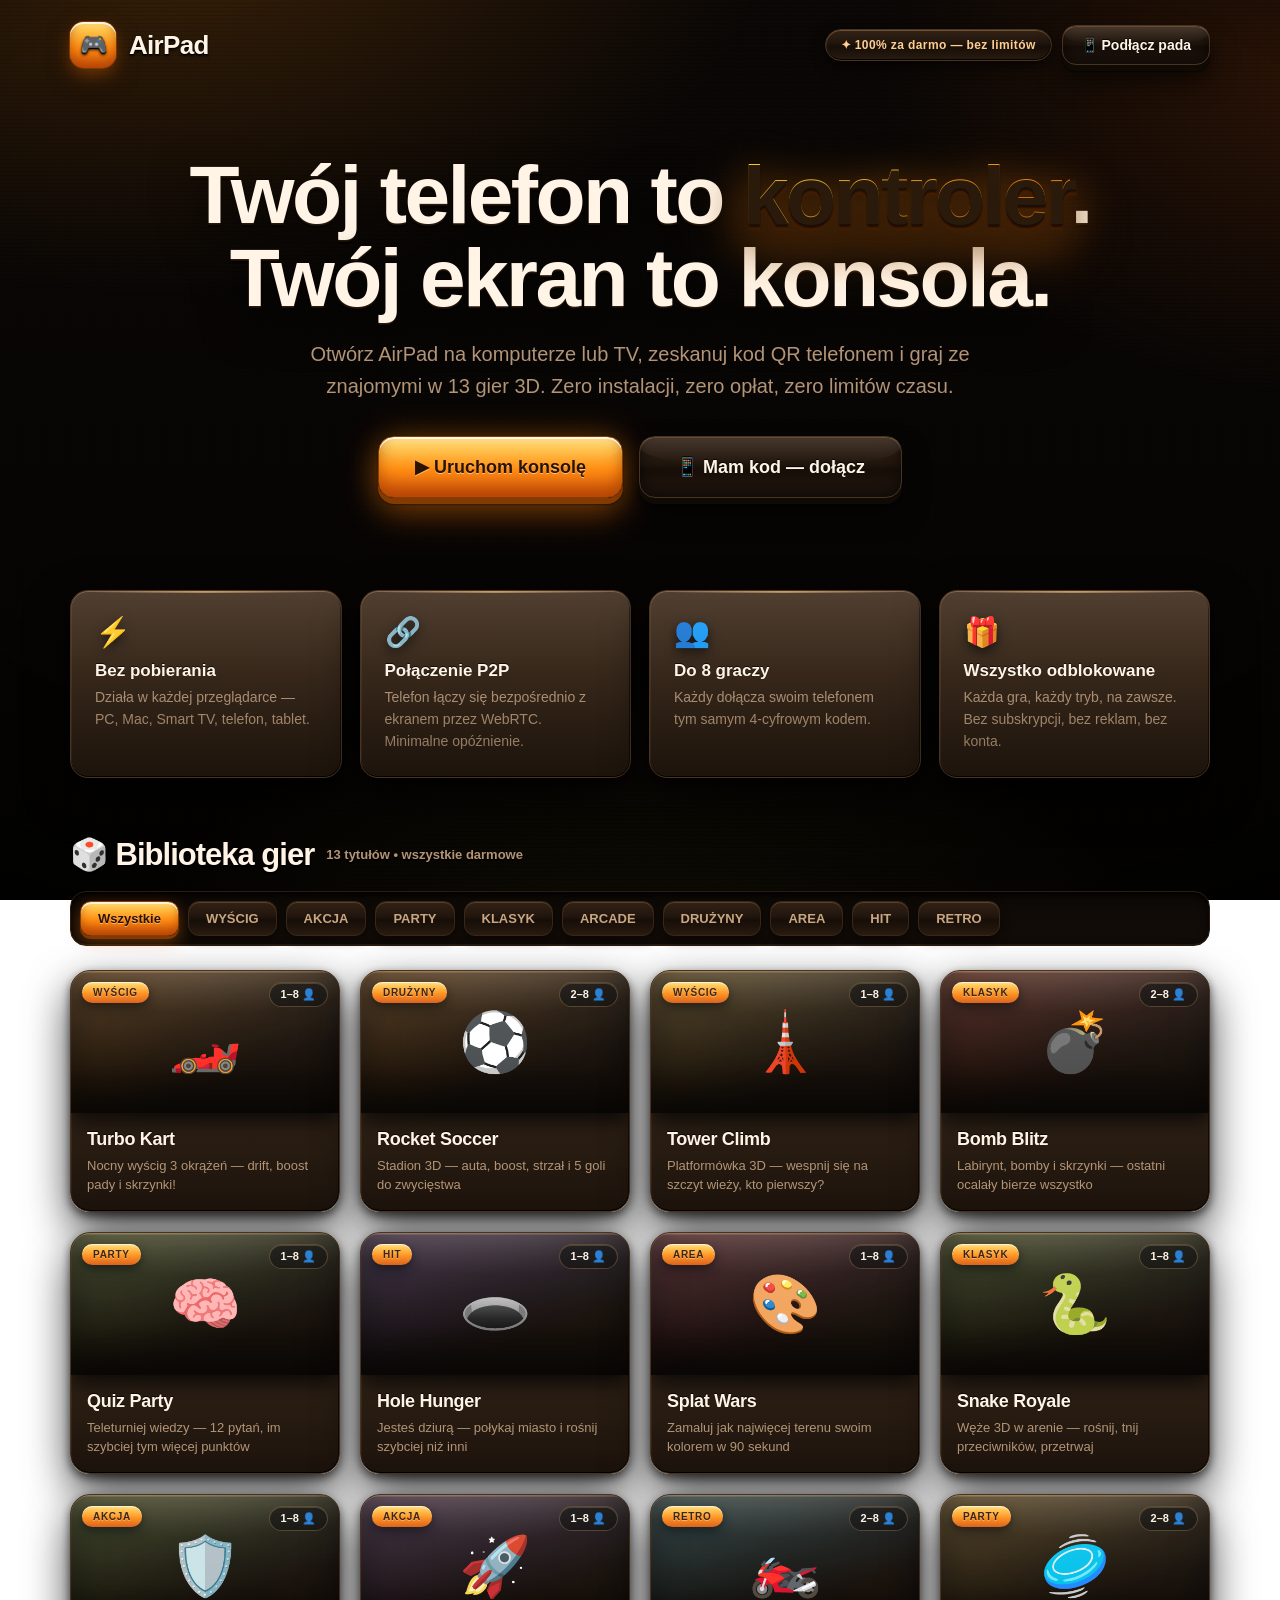
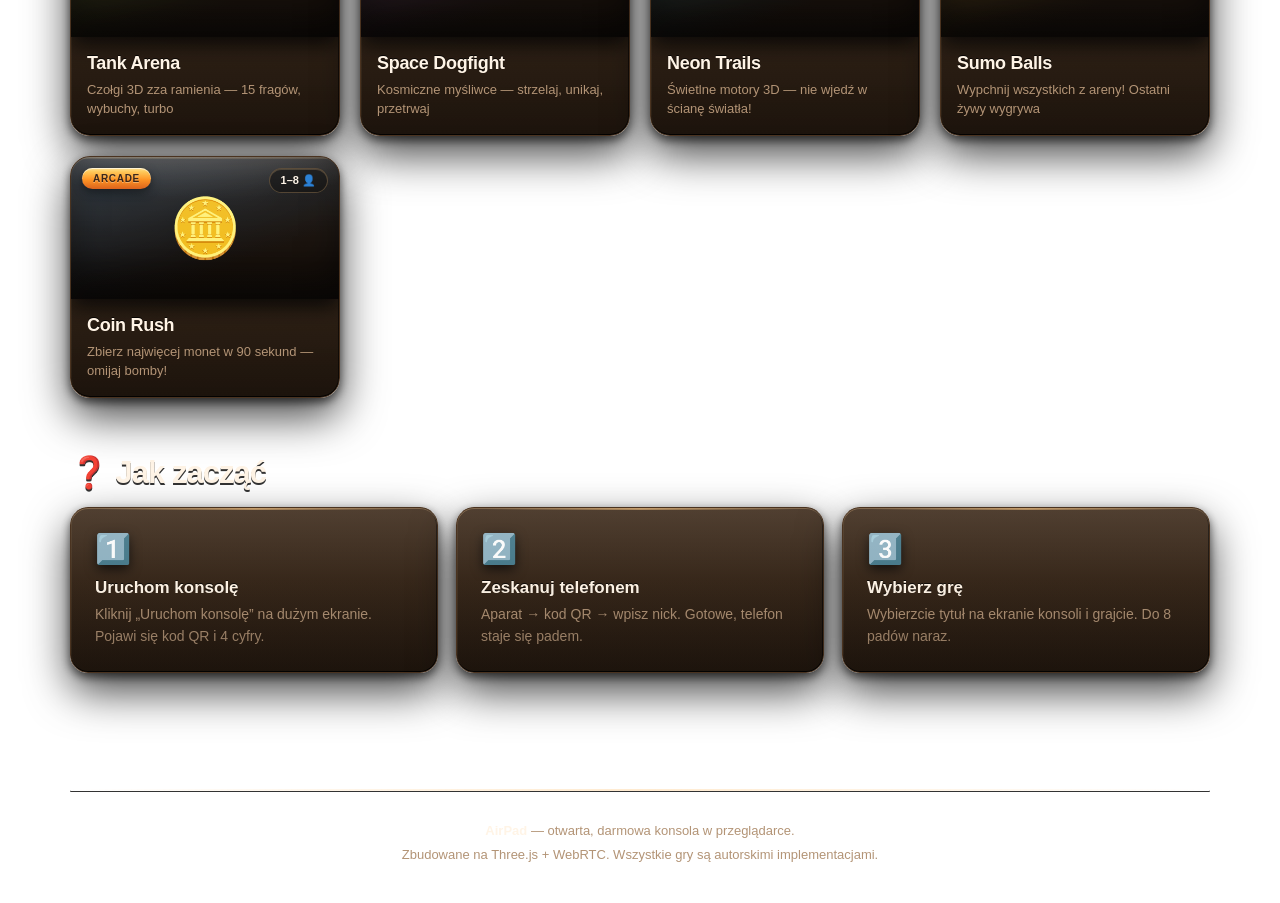
<file: index.html>
<!DOCTYPE html>
<html lang="pl">
<head>
<meta charset="utf-8">
<meta name="viewport" content="width=device-width,initial-scale=1">
<title>AirPad — konsola w przeglądarce, telefon jako pad</title>
<meta name="description" content="AirPad: darmowa konsola w przeglądarce. Telefon = kontroler. 13 gier 3D multiplayer, bez pobierania, bez limitów, bez opłat.">
<meta property="og:title" content="AirPad — konsola w przeglądarce">
<meta property="og:description" content="Telefon jako pad, duży ekran jako konsola. 13 gier 3D, do 8 graczy, całkowicie za darmo.">
<link rel="icon" href="data:image/svg+xml,<svg xmlns='http://www.w3.org/2000/svg' viewBox='0 0 100 100'><text y='.9em' font-size='90'>🎮</text></svg>">
<link rel="stylesheet" href="css/style.css?v=20260907">
</head>
<body>

<div id="landing">
  <div class="wrap">
    <div class="topbar">
      <div class="logo"><div class="dot">🎮</div> AirPad</div>
      <div style="display:flex;gap:10px;align-items:center;flex-wrap:wrap">
        <div class="badge">✦ 100% za darmo — bez limitów</div>
        <a class="btn" href="pad.html" style="padding:11px 18px;font-size:14px">📱 Podłącz pada</a>
      </div>
    </div>

    <div class="hero">
      <h1>Twój telefon to <span>kontroler</span>.<br>Twój ekran to konsola.</h1>
      <p>Otwórz AirPad na komputerze lub TV, zeskanuj kod QR telefonem i graj ze znajomymi w 13 gier 3D. Zero instalacji, zero opłat, zero limitów czasu.</p>
      <div class="cta">
        <button class="btn primary big" id="startBtn">▶ Uruchom konsolę</button>
        <a class="btn big" href="pad.html">📱 Mam kod — dołącz</a>
      </div>
    </div>

    <div class="feats">
      <div class="feat"><div class="ic">⚡</div><h3>Bez pobierania</h3><p>Działa w każdej przeglądarce — PC, Mac, Smart TV, telefon, tablet.</p></div>
      <div class="feat"><div class="ic">🔗</div><h3>Połączenie P2P</h3><p>Telefon łączy się bezpośrednio z ekranem przez WebRTC. Minimalne opóźnienie.</p></div>
      <div class="feat"><div class="ic">👥</div><h3>Do 8 graczy</h3><p>Każdy dołącza swoim telefonem tym samym 4-cyfrowym kodem.</p></div>
      <div class="feat"><div class="ic">🎁</div><h3>Wszystko odblokowane</h3><p>Każda gra, każdy tryb, na zawsze. Bez subskrypcji, bez reklam, bez konta.</p></div>
    </div>

    <h2 class="sec">🎲 Biblioteka gier <small id="gcount"></small></h2>
    <div class="tabs" id="tabs"></div>
    <div class="grid" id="gameGrid"></div>

    <h2 class="sec">❓ Jak zacząć</h2>
    <div class="feats" style="margin-top:16px">
      <div class="feat"><div class="ic">1️⃣</div><h3>Uruchom konsolę</h3><p>Kliknij „Uruchom konsolę” na dużym ekranie. Pojawi się kod QR i 4 cyfry.</p></div>
      <div class="feat"><div class="ic">2️⃣</div><h3>Zeskanuj telefonem</h3><p>Aparat → kod QR → wpisz nick. Gotowe, telefon staje się padem.</p></div>
      <div class="feat"><div class="ic">3️⃣</div><h3>Wybierz grę</h3><p>Wybierzcie tytuł na ekranie konsoli i grajcie. Do 8 padów naraz.</p></div>
    </div>

    <footer>
      <div class="hr"></div>
      <b style="color:var(--txt)">AirPad</b> — otwarta, darmowa konsola w przeglądarce.<br>
      Zbudowane na Three.js + WebRTC. Wszystkie gry są autorskimi implementacjami.
    </footer>
  </div>
</div>

<div id="stage"><canvas id="cv"></canvas></div>
<div id="ui"></div>

<script src="vendor/peerjs.min.js?v=20260907"></script>
<script src="vendor/qrcode.min.js?v=20260907"></script>
<script type="importmap">{"imports":{"three":"./vendor/three.module.js?v=20260907"}}</script>
<script type="module" src="js/main.js?v=20260907c"></script>
</body>
</html>
</file>
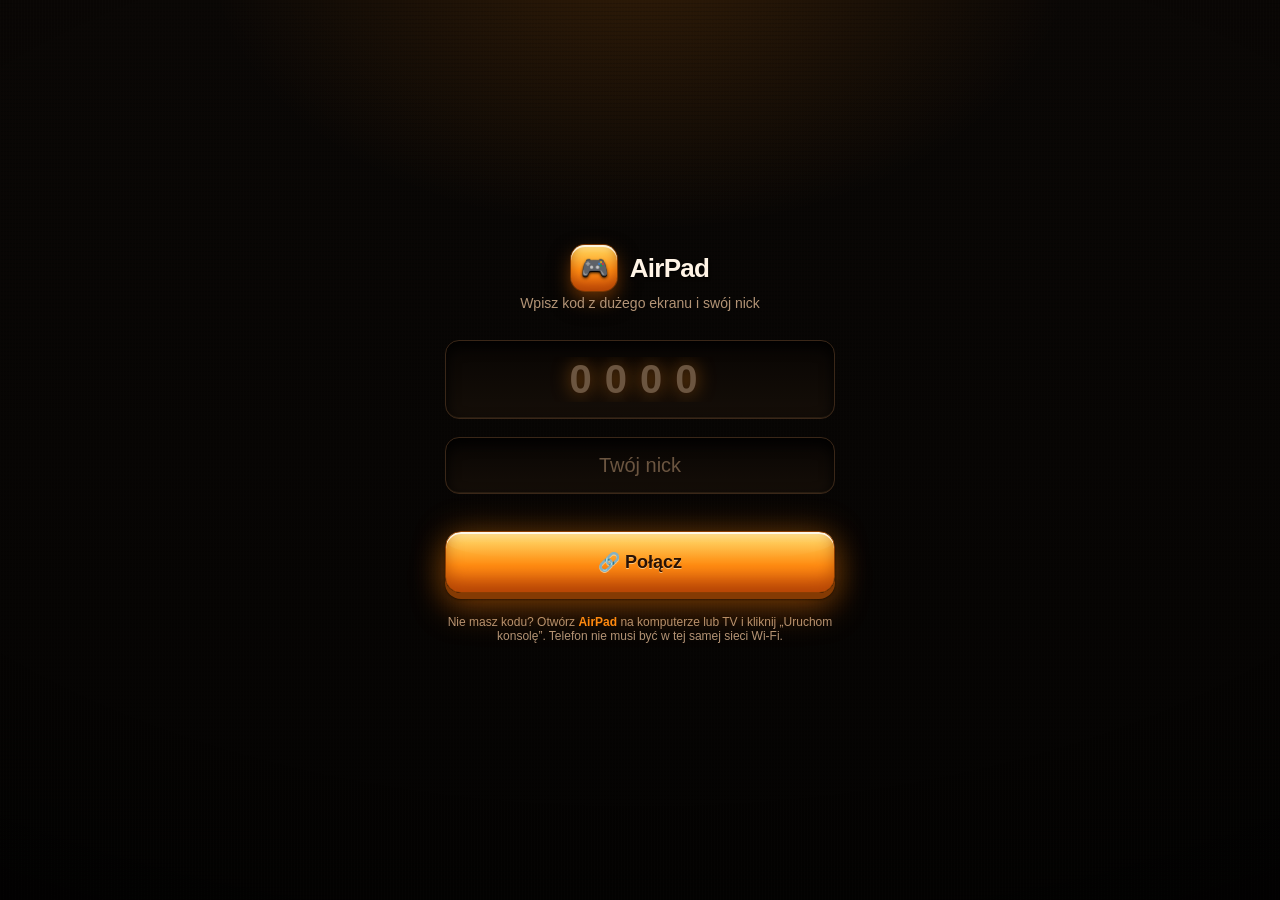
<file: pad.html>
<!DOCTYPE html>
<html lang="pl">
<head>
<meta charset="utf-8">
<meta name="viewport" content="width=device-width,initial-scale=1,maximum-scale=1,user-scalable=no,viewport-fit=cover">
<meta name="mobile-web-app-capable" content="yes">
<meta name="theme-color" content="#070b18">
<title>AirPad — Kontroler</title>
<link rel="icon" href="data:image/svg+xml,<svg xmlns='http://www.w3.org/2000/svg' viewBox='0 0 100 100'><text y='.9em' font-size='90'>🕹️</text></svg>">
<link rel="stylesheet" href="css/style.css?v=20260907">
</head>
<body class="pad">
<div id="app"></div>
<script src="vendor/peerjs.min.js?v=20260907b"></script>
<script type="module" src="js/pad.js?v=20260907c"></script>
</body>
</html>
</file>
<file: css/style.css>
/* ==========================================================================
   AirPad — SKEUOMORPHIC THEME v3
   Czerń + pomarańcz/żółć. Prawdziwy sprzęt: metal, szkło, faktura, fazowanie.
   ========================================================================== */
:root{
  /* czerń */
  --black:#050403;
  --black2:#0b0806;
  --steel-1:#3a2a1c;
  --steel-2:#241810;
  --steel-3:#150e08;
  --edge:#4a3320;
  --edge-2:#3a2718;
  --edge-lite:rgba(255,196,120,.22);
  --groove:rgba(0,0,0,.85);

  /* pomarańcz / żółć */
  --amber:#ff8c12;
  --amber-hi:#ffc44a;
  --amber-lo:#d9560a;
  --gold:#ffd93d;
  --ember:#ff6a00;

  --txt:#fff4e6;
  --dim:#b39476;
  --red:#ff4d33;
  --green:#8ddb45;

  /* gradienty */
  --amber-grad:linear-gradient(180deg,#ffe08a 0%,#ffc44a 18%,#ff8c12 55%,#d9560a 100%);
  --amber-grad-d:linear-gradient(180deg,#ffb43a 0%,#ff8c12 40%,#b84605 100%);
  --gold-sweep:linear-gradient(120deg,#ffd93d,#ff8c12 45%,#ffd93d 90%);
  --metal:linear-gradient(180deg,#332215 0%,#20150d 45%,#160e08 55%,#291b10 100%);
  --metal-lite:linear-gradient(180deg,#3d2a1a 0%,#261a10 100%);
  --glass:linear-gradient(180deg,rgba(255,255,255,.10),rgba(255,255,255,.02) 45%,rgba(0,0,0,.25));

  /* cienie / fazy */
  --bevel:inset 0 1px 0 rgba(255,205,140,.28), inset 0 -1px 0 rgba(0,0,0,.9),
          inset 1px 0 0 rgba(255,205,140,.07), inset -1px 0 0 rgba(0,0,0,.6);
  --carve:inset 0 3px 8px rgba(0,0,0,.9), inset 0 -1px 0 rgba(255,190,110,.12);
  --lift:0 18px 44px rgba(0,0,0,.75), 0 4px 10px rgba(0,0,0,.6);
  --glow:0 0 34px rgba(255,140,20,.30);
  --r:18px;
}
*{box-sizing:border-box;-webkit-tap-highlight-color:transparent}
html,body{margin:0;height:100%}

body{
  font-family:'Inter',-apple-system,BlinkMacSystemFont,'Segoe UI',Roboto,sans-serif;
  color:var(--txt);overflow-x:hidden;position:relative;
  background:
    radial-gradient(1000px 620px at 12% -10%, rgba(255,140,20,.20), transparent 62%),
    radial-gradient(820px 560px at 106% 8%, rgba(217,86,10,.17), transparent 58%),
    radial-gradient(900px 620px at 50% 118%, rgba(255,217,61,.07), transparent 62%),
    linear-gradient(180deg,#0a0705 0%,#070504 55%,#040302 100%);
  background-attachment:fixed;
}
/* faktura: mikro-szczotkowany metal + winieta */
body::before{
  content:'';position:fixed;inset:0;pointer-events:none;z-index:0;
  background-image:
    repeating-linear-gradient(90deg, rgba(255,255,255,.014) 0 1px, transparent 1px 3px),
    repeating-linear-gradient(0deg, rgba(0,0,0,.20) 0 1px, transparent 1px 4px);
  opacity:.65;
}
body::after{
  content:'';position:fixed;inset:0;pointer-events:none;z-index:0;
  background:radial-gradient(120% 90% at 50% 40%, transparent 55%, rgba(0,0,0,.75) 100%);
}
#landing,#ui,.padwrap,.center{position:relative;z-index:1}
a{color:var(--amber-hi);text-decoration:none}
.wrap{max-width:1180px;margin:0 auto;padding:0 20px}
::selection{background:var(--amber);color:#140a03}
::-webkit-scrollbar{width:13px}
::-webkit-scrollbar-track{background:#080604;box-shadow:inset 0 0 6px #000}
::-webkit-scrollbar-thumb{border-radius:99px;border:3px solid #080604;
  background:linear-gradient(180deg,#6b4517,#33200e);box-shadow:inset 0 1px 0 rgba(255,200,130,.3)}

/* ------------------------------ nagłówek ------------------------------ */
.topbar{display:flex;align-items:center;justify-content:space-between;padding:22px 0;gap:14px;flex-wrap:wrap}
.logo{display:flex;align-items:center;gap:13px;font-weight:900;font-size:26px;letter-spacing:-.7px;
  text-shadow:0 1px 0 #000, 0 2px 3px rgba(0,0,0,.9)}
.logo .dot{
  width:46px;height:46px;border-radius:14px;display:grid;place-items:center;font-size:22px;
  background:var(--amber-grad);
  box-shadow:
    inset 0 2px 0 rgba(255,255,255,.75), inset 0 -6px 12px rgba(150,55,0,.6),
    0 0 0 1px #7a3703, 0 8px 18px rgba(255,120,10,.4), 0 10px 22px rgba(0,0,0,.7);
}
.badge{
  font-size:12px;padding:8px 15px;border-radius:99px;font-weight:800;letter-spacing:.4px;color:#ffce8f;
  background:var(--metal);border:1px solid var(--edge);box-shadow:var(--bevel),0 5px 14px rgba(0,0,0,.6)
}

/* ------------------------------ hero ------------------------------ */
.hero{text-align:center;padding:64px 0 34px}
.hero h1{
  font-size:clamp(40px,7.4vw,82px);line-height:1.01;margin:0 0 18px;font-weight:900;letter-spacing:-2.6px;
  text-shadow:0 1px 0 #2a1a0c, 0 2px 0 #1a1008, 0 4px 2px rgba(0,0,0,.6), 0 18px 44px rgba(0,0,0,.85);
}
.hero h1 span{
  background:var(--gold-sweep);background-size:200% 100%;
  -webkit-background-clip:text;background-clip:text;color:transparent;
  filter:drop-shadow(0 3px 0 rgba(120,45,0,.55)) drop-shadow(0 8px 22px rgba(255,140,20,.45));
  animation:sweep 6s linear infinite;
}
@keyframes sweep{to{background-position:200% 0}}
.hero p{font-size:clamp(15px,2.1vw,20px);color:var(--dim);max-width:670px;margin:0 auto 34px;line-height:1.62}
.cta{display:flex;gap:16px;justify-content:center;flex-wrap:wrap}

/* --------------------------- przyciski (fizyczne) --------------------------- */
.btn{
  position:relative;border:0;cursor:pointer;font-family:inherit;font-weight:800;font-size:15px;
  padding:15px 26px;border-radius:14px;color:var(--txt);
  background:var(--metal);border:1px solid #4a3320;
  box-shadow:
    inset 0 1px 0 rgba(255,205,140,.26), inset 0 -8px 14px rgba(0,0,0,.6),
    0 6px 0 #100a05, 0 7px 2px rgba(0,0,0,.5), 0 14px 26px rgba(0,0,0,.6);
  text-shadow:0 -1px 0 rgba(0,0,0,.85);
  transition:transform .08s ease, box-shadow .08s ease, filter .15s;
  display:inline-flex;align-items:center;gap:9px;
}
.btn::after{ /* refleks szkła */
  content:'';position:absolute;inset:1px 1px 55% 1px;border-radius:13px 13px 40% 40%/13px 13px 100% 100%;
  background:linear-gradient(180deg,rgba(255,255,255,.10),transparent);pointer-events:none
}
.btn:hover{filter:brightness(1.18)}
.btn:active{transform:translateY(6px);
  box-shadow:inset 0 1px 0 rgba(255,205,140,.2), inset 0 -4px 10px rgba(0,0,0,.6), 0 0 0 #100a05, 0 3px 8px rgba(0,0,0,.55)}
.btn.primary{
  color:#2a1204;border:1px solid #8a3d02;background:var(--amber-grad);
  box-shadow:
    inset 0 2px 0 rgba(255,255,255,.8), inset 0 -10px 16px rgba(150,55,0,.55),
    0 6px 0 #843a03, 0 7px 2px rgba(0,0,0,.45), 0 16px 34px rgba(255,120,10,.35), var(--glow);
  text-shadow:0 1px 0 rgba(255,240,200,.6);
}
.btn.primary:active{transform:translateY(6px);
  box-shadow:inset 0 2px 0 rgba(255,255,255,.6), inset 0 -6px 12px rgba(150,55,0,.55), 0 0 0 #843a03, 0 4px 12px rgba(255,120,10,.28)}
.btn.big{font-size:18px;padding:19px 36px;border-radius:16px}
.btn:disabled{opacity:.4;cursor:not-allowed;transform:none;filter:grayscale(.6)}

/* ------------------------------ panele ------------------------------ */
.feats{display:grid;grid-template-columns:repeat(auto-fit,minmax(230px,1fr));gap:18px;margin:58px 0}
.feat{
  position:relative;padding:24px;border-radius:var(--r);overflow:hidden;
  background:var(--metal-lite);border:1px solid var(--edge);
  box-shadow:var(--bevel), var(--lift);
}
.feat::before{ /* górna listwa świetlna */
  content:'';position:absolute;top:0;left:8%;right:8%;height:2px;border-radius:99px;
  background:linear-gradient(90deg,transparent,rgba(255,196,120,.55),transparent)
}
.feat::after{ /* szklany połysk */
  content:'';position:absolute;inset:0;pointer-events:none;background:var(--glass)
}
.feat h3{margin:12px 0 6px;font-size:17px;text-shadow:0 -1px 0 rgba(0,0,0,.8)}
.feat p{margin:0;color:var(--dim);font-size:14px;line-height:1.56}
.feat .ic{font-size:29px;filter:drop-shadow(0 4px 6px rgba(0,0,0,.8))}

h2.sec{
  font-size:31px;margin:56px 0 10px;letter-spacing:-1px;display:flex;align-items:center;gap:12px;flex-wrap:wrap;
  text-shadow:0 2px 0 rgba(0,0,0,.8)
}
h2.sec small{font-size:13px;font-weight:600;color:var(--dim);letter-spacing:0}

/* zakładki jako wciskane klawisze */
.tabs{display:flex;gap:9px;flex-wrap:wrap;margin:18px 0 24px;padding:9px;border-radius:16px;
  background:linear-gradient(180deg,#0d0906,#130d08);border:1px solid #2a1c12;box-shadow:var(--carve)}
.tab{
  padding:9px 17px;border-radius:11px;font-size:13px;font-weight:800;cursor:pointer;color:#c9a582;
  background:var(--metal);border:1px solid #3a2718;
  box-shadow:inset 0 1px 0 rgba(255,205,140,.18), 0 3px 0 #0d0805, 0 5px 10px rgba(0,0,0,.5);
  transition:transform .07s, box-shadow .07s, color .15s;
}
.tab:active{transform:translateY(3px);box-shadow:inset 0 1px 0 rgba(255,205,140,.12),0 0 0 #0d0805}
.tab.on{
  color:#2a1204;background:var(--amber-grad);border-color:#8a3d02;
  box-shadow:inset 0 2px 0 rgba(255,255,255,.7), inset 0 -6px 10px rgba(150,55,0,.5), 0 3px 0 #843a03, 0 6px 16px rgba(255,120,10,.35);
  text-shadow:0 1px 0 rgba(255,240,200,.5)
}

/* karty gier = kartridże */
.grid{display:grid;grid-template-columns:repeat(auto-fill,minmax(254px,1fr));gap:20px}
.card{
  position:relative;border-radius:20px;overflow:hidden;cursor:pointer;
  background:var(--metal-lite);border:1px solid var(--edge);
  box-shadow:var(--bevel), var(--lift);
  transition:transform .2s cubic-bezier(.2,.9,.3,1.35), box-shadow .2s, border-color .2s;
}
.card::after{content:'';position:absolute;inset:0;pointer-events:none;background:var(--glass)}
.card:hover{transform:translateY(-7px) scale(1.015);border-color:#a05c14;
  box-shadow:var(--bevel), 0 26px 56px rgba(0,0,0,.85), 0 0 0 1px rgba(255,140,20,.35), 0 0 46px rgba(255,140,20,.22)}
.card:active{transform:translateY(-1px) scale(.995)}
.card .thumb{
  height:142px;display:grid;place-items:center;font-size:58px;position:relative;
  filter:drop-shadow(0 8px 10px rgba(0,0,0,.85));
  box-shadow:inset 0 -22px 34px rgba(0,0,0,.7), inset 0 2px 0 rgba(255,205,140,.16);
}
.card .thumb::before{content:'';position:absolute;inset:0;
  background:radial-gradient(130% 80% at 50% -18%,rgba(255,255,255,.16),transparent 60%)}
.card .body{padding:16px;position:relative;z-index:1}
.card h3{margin:0 0 6px;font-size:18px;letter-spacing:-.3px;text-shadow:0 -1px 0 rgba(0,0,0,.8)}
.card p{margin:0;color:var(--dim);font-size:13px;line-height:1.5}
.card .pl{
  position:absolute;top:11px;right:11px;padding:5px 11px;border-radius:99px;font-size:11px;font-weight:800;
  background:rgba(5,3,2,.75);border:1px solid rgba(255,196,120,.26);backdrop-filter:blur(5px);
  box-shadow:inset 0 1px 0 rgba(255,205,140,.2)
}
.card .tagpill{
  position:absolute;top:11px;left:11px;padding:5px 11px;border-radius:99px;font-size:10px;font-weight:900;
  letter-spacing:.7px;text-transform:uppercase;background:var(--amber-grad);color:#2a1204;
  box-shadow:inset 0 1px 0 rgba(255,255,255,.6), 0 3px 8px rgba(0,0,0,.6);text-shadow:0 1px 0 rgba(255,240,200,.4)
}

footer{color:var(--dim);font-size:13px;text-align:center;padding:58px 0 36px;line-height:1.85}
footer .hr{height:2px;margin-bottom:28px;border-radius:99px;
  background:linear-gradient(90deg,transparent,rgba(255,196,120,.35),transparent);
  box-shadow:0 1px 0 rgba(0,0,0,.8)}

/* ------------------------------ scena / lobby ------------------------------ */
#stage{position:fixed;inset:0;display:none;z-index:0}
#stage canvas{width:100%;height:100%;display:block}
.overlay{position:fixed;inset:0;overflow-y:auto;z-index:2}
.lobby{display:flex;gap:38px;align-items:center;justify-content:center;flex-wrap:wrap;padding:36px 20px;min-height:100%}
.joinbox{
  position:relative;padding:32px;border-radius:26px;text-align:center;min-width:334px;
  background:var(--metal-lite);border:1px solid var(--edge);
  box-shadow:var(--bevel), 0 30px 70px rgba(0,0,0,.88), var(--glow);
}
.joinbox::after{content:'';position:absolute;inset:0;pointer-events:none;border-radius:26px;background:var(--glass)}
.code{
  font-size:66px;font-weight:900;letter-spacing:15px;margin:8px 0 0;
  background:var(--amber-grad);-webkit-background-clip:text;background-clip:text;color:transparent;
  filter:drop-shadow(0 2px 0 rgba(90,35,0,.8)) drop-shadow(0 6px 20px rgba(255,140,20,.5));
}
#qr{background:#fff6e8;padding:14px;border-radius:16px;display:inline-block;line-height:0;
  box-shadow:0 12px 28px rgba(0,0,0,.75), 0 0 0 4px #2c1c0e, inset 0 0 0 1px rgba(0,0,0,.15)}
.players{display:flex;gap:12px;flex-wrap:wrap;margin-top:20px;min-height:64px}
.pchip{
  border-radius:16px;padding:11px 17px;font-weight:800;display:flex;align-items:center;gap:9px;
  background:var(--metal);border:2px solid;
  box-shadow:var(--bevel),0 7px 18px rgba(0,0,0,.6);
  animation:pop .3s cubic-bezier(.2,.9,.3,1.6)
}
@keyframes pop{from{transform:scale(.4);opacity:0}}
.hud{
  position:fixed;top:16px;left:16px;padding:15px 19px;font-size:15px;line-height:1.85;z-index:5;border-radius:16px;
  background:linear-gradient(180deg,rgba(38,26,15,.93),rgba(9,6,4,.93));border:1px solid var(--edge);
  box-shadow:var(--bevel),0 14px 34px rgba(0,0,0,.75);backdrop-filter:blur(12px);
  text-shadow:0 -1px 0 rgba(0,0,0,.8)
}
.toast{
  position:fixed;top:18px;left:50%;transform:translateX(-50%);z-index:6;font-weight:800;padding:13px 24px;border-radius:99px;
  background:var(--metal);border:1px solid #7a4a16;
  box-shadow:var(--bevel),0 14px 34px rgba(0,0,0,.75),var(--glow);animation:pop .22s
}
.esc{position:fixed;top:16px;right:16px;z-index:6}
.modal{position:fixed;inset:0;background:rgba(4,2,1,.9);display:grid;place-items:center;z-index:20;backdrop-filter:blur(9px)}
.modal .inner{
  position:relative;padding:38px;border-radius:26px;text-align:center;max-width:480px;width:90%;
  background:var(--metal-lite);border:1px solid var(--edge);
  box-shadow:var(--bevel),0 34px 80px rgba(0,0,0,.9),var(--glow)
}
.rank{text-align:left;margin:22px 0;font-size:17px;line-height:2.1}

/* ------------------------------ KONTROLER ------------------------------ */
body.pad{
  overflow:hidden;height:100dvh;touch-action:none;user-select:none;
  background:
    radial-gradient(700px 460px at 50% -6%, rgba(255,140,20,.16), transparent 62%),
    linear-gradient(180deg,#0a0705,#040302);
}
.padwrap{position:fixed;inset:0;display:flex;flex-direction:column;padding-bottom:env(safe-area-inset-bottom)}
.padtop{
  display:flex;justify-content:space-between;align-items:center;gap:10px;padding:11px 16px;font-size:13px;color:var(--dim);
  background:linear-gradient(180deg,rgba(42,28,16,.95),rgba(10,7,4,.5));
  border-bottom:1px solid rgba(255,196,120,.14);
  box-shadow:0 2px 10px rgba(0,0,0,.7), inset 0 1px 0 rgba(255,205,140,.18)
}
.padtop b{color:var(--txt)}
.padstats{display:flex;gap:8px;font-size:13px;flex-wrap:wrap;justify-content:flex-end}
.padstats span{
  padding:5px 12px;border-radius:99px;font-weight:800;color:#ffd9a8;
  background:linear-gradient(180deg,#0d0906,#1b120a);border:1px solid #3a2718;box-shadow:var(--carve)
}
.padmain{flex:1;position:relative}

/* analog: wklęsła studnia + gałka z refleksem */
.stick{
  position:absolute;left:5%;bottom:8%;width:min(43vw,220px);aspect-ratio:1;border-radius:50%;touch-action:none;
  background:
    radial-gradient(circle at 50% 118%, rgba(255,140,20,.14), transparent 55%),
    radial-gradient(circle at 50% 26%, #2a1c11 0%, #120c07 62%, #070503 100%);
  border:2px solid #402c1a;
  box-shadow:
    inset 0 12px 26px rgba(0,0,0,.95), inset 0 -3px 0 rgba(255,196,120,.14),
    0 10px 26px rgba(0,0,0,.75), 0 0 0 6px rgba(255,140,20,.05);
}
.stick::before{content:'';position:absolute;inset:11%;border-radius:50%;
  border:1px solid rgba(255,196,120,.12);box-shadow:inset 0 2px 8px rgba(0,0,0,.7)}
.stick::after{content:'';position:absolute;inset:24%;border-radius:50%;
  border:1px dashed rgba(255,196,120,.14)}
.knob{
  position:absolute;left:50%;top:50%;width:47%;aspect-ratio:1;border-radius:50%;transform:translate(-50%,-50%);
  background:
    radial-gradient(circle at 36% 24%, #fff3cf 0%, #ffd06a 16%, #ff8c12 48%, #c14f04 84%, #7d3102 100%);
  box-shadow:
    inset 0 3px 0 rgba(255,255,255,.7), inset 0 -10px 18px rgba(110,40,0,.7),
    0 12px 24px rgba(0,0,0,.85), 0 0 34px rgba(255,140,20,.4), 0 0 0 1px #6d2c02;
}
.knob::after{ /* punktowy refleks */
  content:'';position:absolute;left:22%;top:14%;width:30%;height:22%;border-radius:50%;
  background:linear-gradient(180deg,rgba(255,255,255,.85),transparent);filter:blur(1px)
}

/* przyciski akcji: gumowe klawisze z fazą */
.btns{position:absolute;right:5%;bottom:8%;display:flex;flex-direction:column-reverse;gap:15px;align-items:flex-end}
.bbtn{
  position:relative;width:min(24.5vw,116px);aspect-ratio:1;border-radius:50%;display:grid;place-items:center;
  font-weight:900;font-size:min(3.8vw,16px);letter-spacing:.5px;color:#2a1204;touch-action:none;
  border:1px solid rgba(0,0,0,.65);
  box-shadow:
    inset 0 3px 0 rgba(255,255,255,.65), inset 0 -12px 20px rgba(0,0,0,.35),
    0 9px 0 rgba(0,0,0,.62), 0 11px 3px rgba(0,0,0,.4), 0 18px 30px rgba(0,0,0,.7);
  text-shadow:0 1px 0 rgba(255,255,255,.42);
  transition:transform .07s ease, box-shadow .07s ease, filter .1s;
}
.bbtn::after{content:'';position:absolute;left:16%;top:9%;width:42%;height:26%;border-radius:50%;
  background:linear-gradient(180deg,rgba(255,255,255,.55),transparent);pointer-events:none;filter:blur(1px)}
.bbtn.down{transform:translateY(8px);filter:brightness(1.3);
  box-shadow:inset 0 3px 0 rgba(255,255,255,.5), inset 0 -6px 14px rgba(0,0,0,.4), 0 1px 0 rgba(0,0,0,.6), 0 5px 12px rgba(0,0,0,.6)}

.center{display:grid;place-items:center;min-height:100dvh;padding:24px;text-align:center}
.inp{
  width:100%;padding:16px;font-size:20px;border-radius:14px;color:var(--txt);text-align:center;font-family:inherit;margin:9px 0;
  background:linear-gradient(180deg,#080503,#150e08);border:1px solid #3a2718;
  box-shadow:inset 0 5px 14px rgba(0,0,0,.95), inset 0 -1px 0 rgba(255,196,120,.12)
}
.inp::placeholder{color:#6b5540}
.inp:focus{outline:none;border-color:var(--amber);
  box-shadow:inset 0 5px 14px rgba(0,0,0,.95), 0 0 0 3px rgba(255,140,20,.22), 0 0 22px rgba(255,140,20,.28)}
.inp.codein{font-size:40px;letter-spacing:13px;font-weight:900;color:var(--amber-hi);
  text-shadow:0 0 18px rgba(255,140,20,.5)}
.err{color:var(--red);font-size:14px;min-height:20px;margin-top:8px;font-weight:700}
.pulse{animation:pl 1.7s ease-in-out infinite}
@keyframes pl{50%{transform:scale(1.13)}}

/* quiz: 4 duże klawisze */
.answers{position:absolute;inset:14px;display:grid;grid-template:1fr 1fr/1fr 1fr;gap:13px}
.ans{
  position:relative;border-radius:20px;display:grid;place-items:center;font-weight:900;font-size:min(6vw,26px);
  color:#2a1204;padding:10px;text-align:center;line-height:1.22;border:1px solid rgba(0,0,0,.55);
  box-shadow:
    inset 0 3px 0 rgba(255,255,255,.6), inset 0 -12px 20px rgba(0,0,0,.3),
    0 9px 0 rgba(0,0,0,.55), 0 16px 28px rgba(0,0,0,.65);
  text-shadow:0 1px 0 rgba(255,255,255,.35);
  transition:transform .07s, box-shadow .07s, filter .1s;
}
.ans::after{content:'';position:absolute;left:8%;top:7%;width:36%;height:22%;border-radius:50%;
  background:linear-gradient(180deg,rgba(255,255,255,.45),transparent);filter:blur(2px);pointer-events:none}
.ans.down{transform:translateY(7px);filter:brightness(1.28);
  box-shadow:inset 0 3px 0 rgba(255,255,255,.5),0 1px 0 rgba(0,0,0,.55),0 5px 12px rgba(0,0,0,.6)}
.ans.a{background:linear-gradient(180deg,#ffb05a,#e2560a)}
.ans.b{background:linear-gradient(180deg,#ffe07a,#e5a006)}
.ans.c{background:linear-gradient(180deg,#ffcf5a,#c97a05)}
.ans.d{background:linear-gradient(180deg,#ff9a4a,#b84605)}

@media(max-width:640px){
  .lobby{gap:22px}
  .hero{padding:38px 0 22px}
  h2.sec{font-size:24px}
  .joinbox{min-width:0;width:100%}
}
</file>
